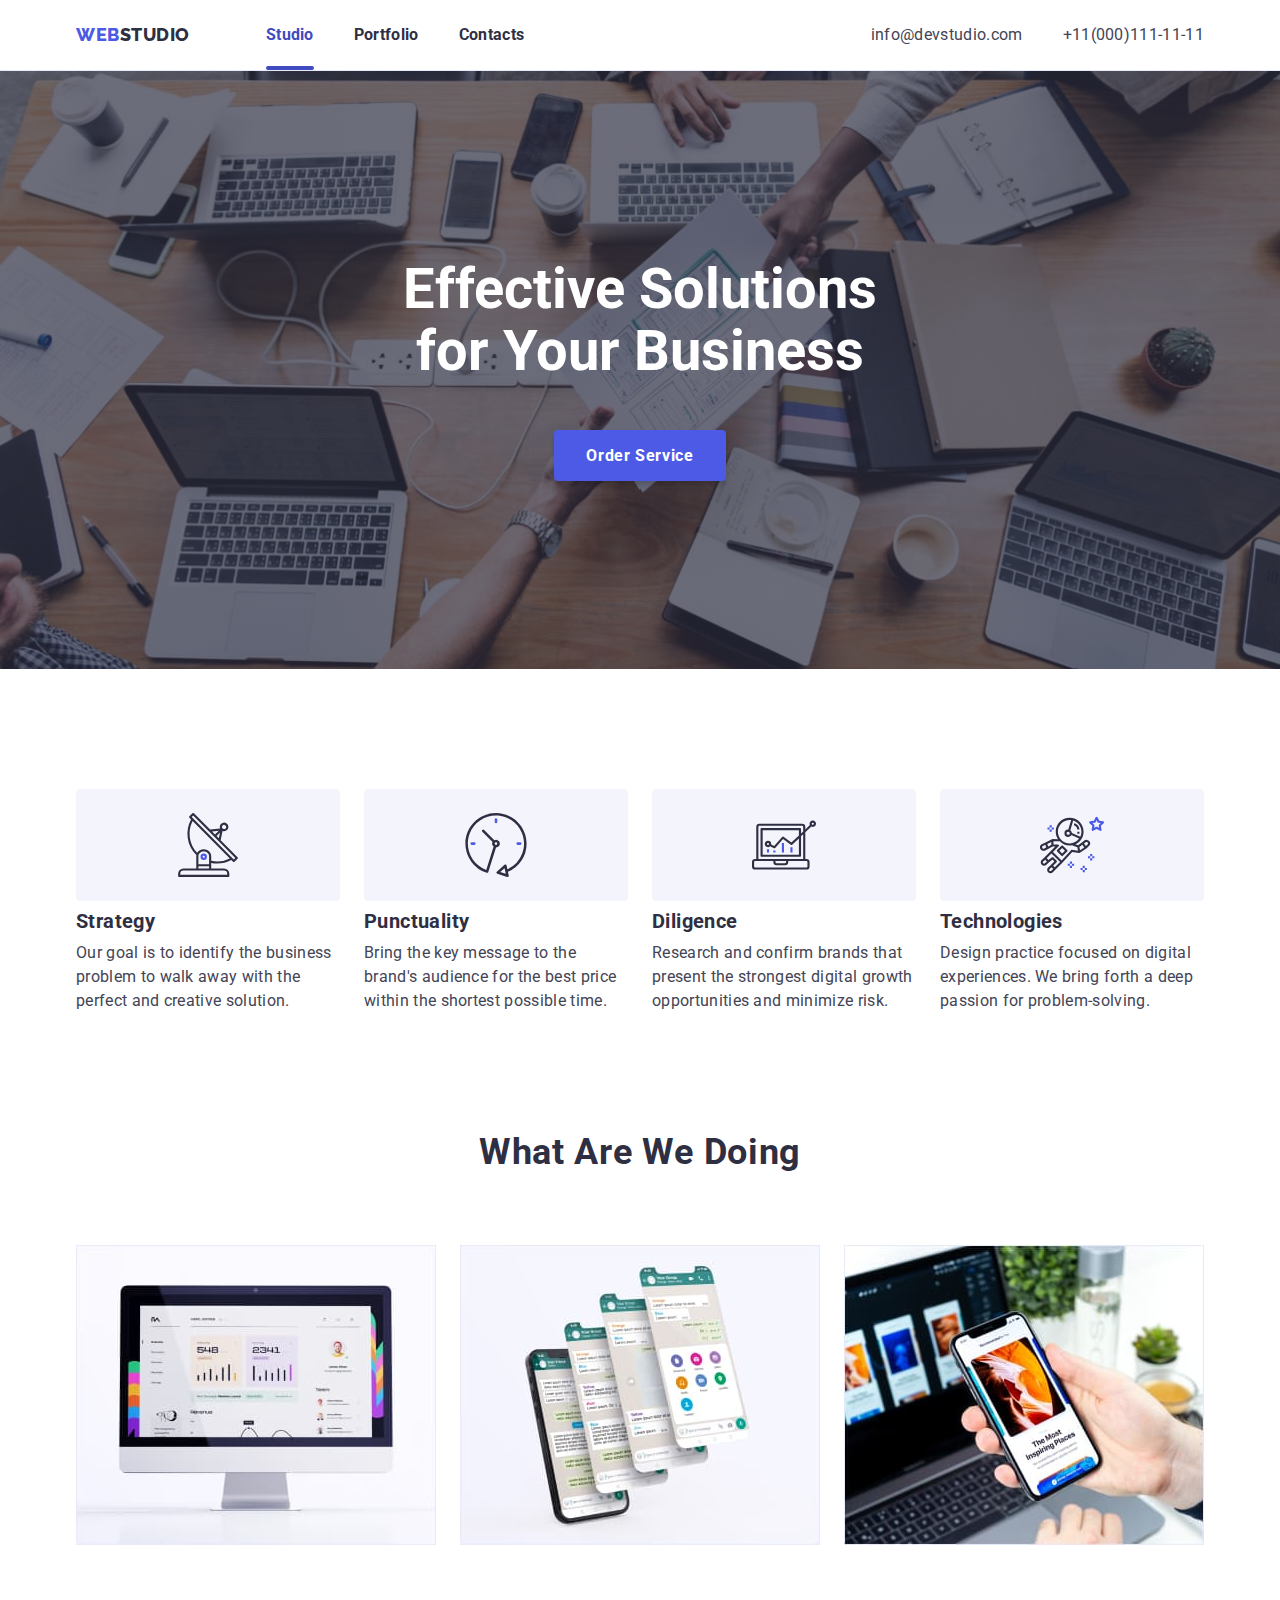
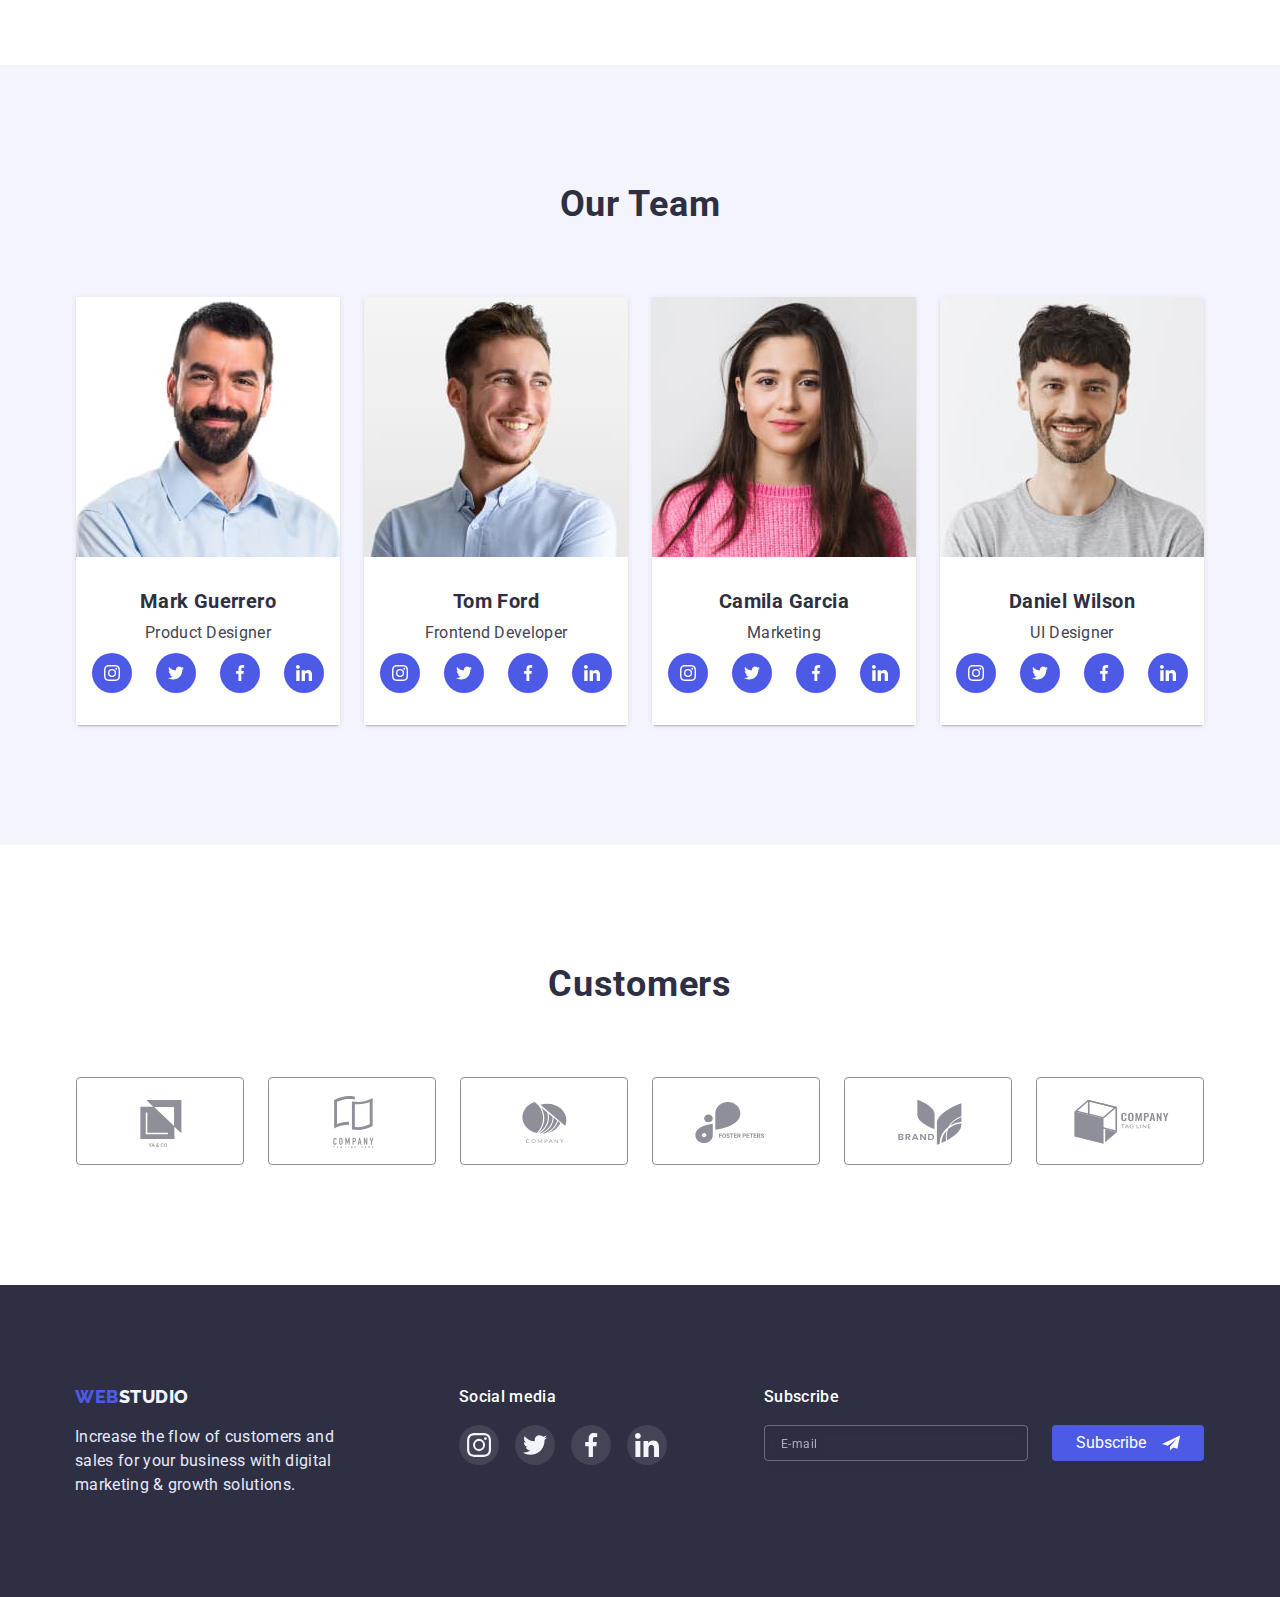
<file: index.html>
<!DOCTYPE html>
<html lang="en">
  <head>
    <meta charset="UTF-8" />
    <meta http-equiv="X-UA-Compatible" content="IE=edge" />
    <meta name="viewport" content="width=device-width, initial-scale=1.0" />
    <title>pagetitle</title>
    <link rel="preconnect" href="https://fonts.googleapis.com" />
    <link rel="preconnect" href="https://fonts.gstatic.com" crossorigin />
    <link
      href="https://fonts.googleapis.com/css2?family=Raleway:wght@700;800&family=Roboto:wght@400;500;700;900&display=swap"
      rel="stylesheet"
    />
    <link
      rel="stylesheet"
      href="https://cdn.jsdelivr.net/npm/modern-normalize@1.1.0/modern-normalize.min.css"
    />
    <link rel="stylesheet" href="./css/styles.css" />
    <link rel="stylesheet" href="./css/media.css" />
    <style>
      /* ... */
    </style>
  </head>
  <body>
    <!--Шапка сторінки-->
    <header class="page-header">
      <div class="container page-headr-container">
        <!--Навігація на інші сторінки-->
        <nav class="page-nav">
          <!--Логотип текстовий-->
          <a class="logo link logo-header" href="index.html"
            >WEB<span class="logo-textdark">STUDIO</span>
          </a>
          <ul class="list menu">
            <li class="menu-item">
              <a class="link menu-link current" href="index.html">Studio</a>
            </li>
            <li class="menu-item">
              <a class="link menu-link" href="./portfolio.html">Portfolio</a>
            </li>
            <li class="menu-item">
              <a class="link menu-link" href="index.html">Contacts</a>
            </li>
          </ul>
        </nav>
        <button
          type="button"
          class="mobile-menu-open js-open-menu"
          aria-expanded="false"
          aria-controls="mobile-menu"
        >
          <svg class="mobile-menu-open_icon" width="32" height="22">
            <use href="./images/icons.svg#icon-menu-burger"></use>
          </svg>
        </button>
        <!--Contacts-->
        <ul class="list contacts">
          <li class="contact-item">
            <a class="link contact-link mail" href="mailto:info@devstudio.com"
              >info@devstudio.com</a
            >
          </li>
          <li class="contact-item">
            <a class="link contact-link phone" href="tel:+11(000)111-11-11"
              >+11(000)111-11-11</a
            >
          </li>
        </ul>
      </div>
      <!-- MOBILE MENU -->
      <div class="mobile-menu js-menu-container" id="mobile-menu">
        <div class="container mobile-menu-container">
          <div>
            <button class="mobile-menu-close-btn js-close-menu">
              <svg class="mobile-menu-close-icon" width="8" height="8">
                <use href="./images/icons.svg#icon-close-modalsvg"></use>
              </svg>
            </button>
            <nav>
              <ul class="list mobile-menu-list">
                <li class="mobile-menu-item">
                  <a class="link mobile-menu-link current" href="index.html"
                    >Studio</a
                  >
                </li>
                <li class="mobile-menu-item">
                  <a class="link mobile-menu-link" href="./portfolio.html"
                    >Portfolio</a
                  >
                </li>
                <li class="mobile-menu-item">
                  <a class="link mobile-menu-link" href="index.html"
                    >Contacts</a
                  >
                </li>
              </ul>
            </nav>
          </div>
          <div>
            <ul class="list mobile-contacts">
              <li class="mobile-phone-item">
                <a class="link mobile-phone-link" href="tel:+11(000)111-11-11"
                  >+11 (000) 111-11-11</a
                >
              </li>
              <li class="mobile-mail-item">
                <a
                  class="link mobile-mail-link"
                  href="mailto:info@devstudio.com"
                  >info@devstudio.com</a
                >
              </li>
            </ul>

            <ul class="mobile-soc-list list">
              <li class="mobile-soc-item">
                <a href="" class="mobile-soc-link link">
                  <svg class="mobile-soc-icon" width="24" height="24">
                    <use href="./images/icons.svg#icon-instagramsvg"></use>
                  </svg>
                </a>
              </li>
              <li class="mobile-soc-item">
                <a href="" class="mobile-soc-link link">
                  <svg class="mobile-soc-icon" width="24" height="24">
                    <use href="./images/icons.svg#icon-twittersvg"></use>
                  </svg>
                </a>
              </li>
              <li class="mobile-soc-item">
                <a href="" class="mobile-soc-link link">
                  <svg class="mobile-soc-icon" width="24" height="24">
                    <use href="./images/icons.svg#icon-facebooksvg"></use>
                  </svg>
                </a>
              </li>
              <li class="mobile-soc-item">
                <a href="" class="mobile-soc-link link">
                  <svg class="mobile-soc-icon" width="24" height="24">
                    <use href="./images/icons.svg#icon-linkedinsvg"></use>
                  </svg>
                </a>
              </li>
            </ul>
          </div>
        </div>
      </div>
    </header>

    <!--Sections-->
    <main>
      <!--HERO-->
      <section class="hero">
        <div class="container hero-content-wrapper">
          <h1 class="main-title hero-content-title">
            Effective Solutions for Your Business
          </h1>
          <button
            class="modal-btn hero-content-modal-btn"
            type="button"
            data-modal-open
          >
            Order Service
          </button>
        </div>
      </section>

      <!--About us-->
      <section class="about section">
        <div class="container">
          <h2 class="visually-hidden">About us</h2>
          <ul class="list aboutus">
            <li class="about-item icon-antenna">
              <h3 class="thirdly-title">Strategy</h3>
              <p class="section-description">
                Our goal is to identify the business problem to walk away with
                the perfect and creative solution.
              </p>
            </li>
            <li class="about-item icon-clock">
              <h3 class="thirdly-title">Punctuality</h3>
              <p class="section-description">
                Bring the key message to the brand's audience for the best price
                within the shortest possible time.
              </p>
            </li>
            <li class="about-item icon-diagram">
              <h3 class="thirdly-title">Diligence</h3>
              <p class="section-description">
                Research and confirm brands that present the strongest digital
                growth opportunities and minimize risk.
              </p>
            </li>
            <li class="about-item icon-astronaut">
              <h3 class="thirdly-title">Technologies</h3>
              <p class="section-description">
                Design practice focused on digital experiences. We bring forth a
                deep passion for problem-solving.
              </p>
            </li>
          </ul>
        </div>
      </section>

      <!--Offer-->

      <section class="offer section-offer" id="portfolio">
        <div class="container">
          <h2 class="second-title">What Are We Doing</h2>
          <ul class="list weoffer">
            <li class="offer-item">
              <img
                srcset="
                  ./images/offer/img1.jpg.jpg 1x,
                  ./images/offer/img1@2x.jpg  2x
                "
                src="./images/offer/img1.jpg.jpg"
                alt="offer1"
                width="360"
                height="300"
              />
            </li>
            <li class="offer-item">
              <img
                srcset="
                  ./images/offer/img2.jpg.jpg 1x,
                  ./images/offer/img2@2x.jpg  2x
                "
                src="./images/offer/img2.jpg.jpg"
                alt="offer2"
                width="360"
                height="300"
              />
            </li>
            <li class="offer-item">
              <img
                srcset="
                  ./images/offer/img3.jpg.jpg 1x,
                  ./images/offer/img3@2x.jpg  2x
                "
                src="./images/offer/img3.jpg.jpg"
                alt="offer3"
                width="360"
                height="300"
              />
            </li>
          </ul>
        </div>
      </section>

      <!--Employees-->

      <section class="ourteam section-team">
        <div class="container">
          <h2 class="second-title">Our Team</h2>
          <ul class="list employees">
            <li class="employees-item">
              <img
                srcset="
                  ./images/employees/mark_guerrero.jpg.jpg 1x,
                  ./images/employees/mark_guerrero@2x.jpg  2x
                "
                src="./images/employees/mark_guerrero.jpg.jpg"
                alt="mark_guerrero"
                width="264"
                height="260"
              />
              <div class="employees-item-content-wrapper text-align-center">
                <h3 class="employees-title">Mark Guerrero</h3>
                <p class="section-description">Product Designer</p>
                <ul class="employees-soc-list list">
                  <li class="employees-soc-item">
                    <a href="" class="employees-soc-link link">
                      <svg class="employees-soc-icon" width="16" height="16">
                        <use href="./images/icons.svg#icon-instagramsvg"></use>
                      </svg>
                    </a>
                  </li>
                  <li class="employees-soc-item">
                    <a href="" class="employees-soc-link link">
                      <svg class="employees-soc-icon" width="16" height="16">
                        <use href="./images/icons.svg#icon-twittersvg"></use>
                      </svg>
                    </a>
                  </li>
                  <li class="employees-soc-item">
                    <a href="" class="employees-soc-link link">
                      <svg class="employees-soc-icon" width="16" height="16">
                        <use href="./images/icons.svg#icon-facebooksvg"></use>
                      </svg>
                    </a>
                  </li>
                  <li class="employees-soc-item">
                    <a href="" class="employees-soc-link link">
                      <svg class="employees-soc-icon" width="16" height="16">
                        <use href="./images/icons.svg#icon-linkedinsvg"></use>
                      </svg>
                    </a>
                  </li>
                </ul>
              </div>
            </li>
            <li class="employees-item">
              <img
                srcset="
                  ./images/employees/tom_ford.jpg.jpg 1x,
                  ./images/employees/tom_ford@2x.jpg  2x
                "
                src="./images/employees/tom_ford.jpg.jpg"
                alt="tom_ford"
                width="264"
                height="260"
              />
              <div class="employees-item-content-wrapper text-align-center">
                <h3 class="employees-title">Tom Ford</h3>
                <p class="section-description">Frontend Developer</p>
                <ul class="employees-soc-list list">
                  <li class="employees-soc-item">
                    <a href="" class="employees-soc-link link">
                      <svg class="employees-soc-icon" width="16" height="16">
                        <use href="./images/icons.svg#icon-instagramsvg"></use>
                      </svg>
                    </a>
                  </li>
                  <li class="employees-soc-item">
                    <a href="" class="employees-soc-link link">
                      <svg class="employees-soc-icon" width="16" height="16">
                        <use href="./images/icons.svg#icon-twittersvg"></use>
                      </svg>
                    </a>
                  </li>
                  <li class="employees-soc-item">
                    <a href="" class="employees-soc-link link">
                      <svg class="employees-soc-icon" width="16" height="16">
                        <use href="./images/icons.svg#icon-facebooksvg"></use>
                      </svg>
                    </a>
                  </li>
                  <li class="employees-soc-item">
                    <a href="" class="employees-soc-link link">
                      <svg class="employees-soc-icon" width="16" height="16">
                        <use href="./images/icons.svg#icon-linkedinsvg"></use>
                      </svg>
                    </a>
                  </li>
                </ul>
              </div>
            </li>
            <li class="employees-item">
              <img
                srcset="
                  ./images/employees/camila_garcia.jpg.jpg 1x,
                  ./images/employees/camila_garcia@2x.jpg  2x
                "
                src="./images/employees/camila_garcia.jpg.jpg"
                alt="camila_garcia"
                width="264"
                height="260"
              />
              <div class="employees-item-content-wrapper text-align-center">
                <h3 class="employees-title">Camila Garcia</h3>
                <p class="section-description">Marketing</p>
                <ul class="employees-soc-list list">
                  <li class="employees-soc-item">
                    <a href="" class="employees-soc-link link">
                      <svg class="employees-soc-icon" width="16" height="16">
                        <use href="./images/icons.svg#icon-instagramsvg"></use>
                      </svg>
                    </a>
                  </li>
                  <li class="employees-soc-item">
                    <a href="" class="employees-soc-link link">
                      <svg class="employees-soc-icon" width="16" height="16">
                        <use href="./images/icons.svg#icon-twittersvg"></use>
                      </svg>
                    </a>
                  </li>
                  <li class="employees-soc-item">
                    <a href="" class="employees-soc-link link">
                      <svg class="employees-soc-icon" width="16" height="16">
                        <use href="./images/icons.svg#icon-facebooksvg"></use>
                      </svg>
                    </a>
                  </li>
                  <li class="employees-soc-item">
                    <a href="" class="employees-soc-link link">
                      <svg class="employees-soc-icon" width="16" height="16">
                        <use href="./images/icons.svg#icon-linkedinsvg"></use>
                      </svg>
                    </a>
                  </li>
                </ul>
              </div>
            </li>
            <li class="employees-item">
              <img
                srcset="
                  ./images/employees/daniel_wilson.jpg.jpg 1x,
                  ./images/employees/daniel_wilson@2x.jpg  2x
                "
                src="./images/employees/daniel_wilson.jpg.jpg"
                alt="daniel_wilson"
                width="264"
                height="260"
              />
              <div class="employees-item-content-wrapper text-align-center">
                <h3 class="employees-title">Daniel Wilson</h3>
                <p class="section-description">UI Designer</p>
                <ul class="employees-soc-list list">
                  <li class="employees-soc-item">
                    <a href="" class="employees-soc-link link">
                      <svg class="employees-soc-icon" width="16" height="16">
                        <use href="./images/icons.svg#icon-instagramsvg"></use>
                      </svg>
                    </a>
                  </li>
                  <li class="employees-soc-item">
                    <a href="" class="employees-soc-link link">
                      <svg class="employees-soc-icon" width="16" height="16">
                        <use href="./images/icons.svg#icon-twittersvg"></use>
                      </svg>
                    </a>
                  </li>
                  <li class="employees-soc-item">
                    <a href="" class="employees-soc-link link">
                      <svg class="employees-soc-icon" width="16" height="16">
                        <use href="./images/icons.svg#icon-facebooksvg"></use>
                      </svg>
                    </a>
                  </li>
                  <li class="employees-soc-item">
                    <a href="" class="employees-soc-link link">
                      <svg class="employees-soc-icon" width="16" height="16">
                        <use href="./images/icons.svg#icon-linkedinsvg"></use>
                      </svg>
                    </a>
                  </li>
                </ul>
              </div>
            </li>
          </ul>
        </div>
      </section>

      <!--Customers-->
      <section class="customers section">
        <div class="container">
          <h2 class="second-title">Customers</h2>
          <ul class="list customers-list">
            <li class="customer-item">
              <a href="" class="link customer-link">
                <svg class="customer-icon" width="104" height="56">
                  <use href="./images/icons.svg#icon-logo-ya-co"></use>
                </svg>
              </a>
            </li>
            <li class="customer-item">
              <a href="" class="link customer-link">
                <svg class="customer-icon" width="104" height="56">
                  <use href="./images/icons.svg#icon-logo-tagline-here"></use>
                </svg>
              </a>
            </li>
            <li class="customer-item">
              <a href="" class="link customer-link">
                <svg class="customer-icon" width="104" height="56">
                  <use href="./images/icons.svg#icon-logo-company"></use>
                </svg>
              </a>
            </li>
            <li class="customer-item">
              <a href="" class="link customer-link">
                <svg class="customer-icon" width="104" height="56">
                  <use href="./images/icons.svg#icon-logo-foster-peters"></use>
                </svg>
              </a>
            </li>
            <li class="customer-item">
              <a href="" class="link customer-link">
                <svg class="customer-icon" width="104" height="56">
                  <use href="./images/icons.svg#icon-logo-brand"></use>
                </svg>
              </a>
            </li>
            <li class="customer-item">
              <a href="" class="link customer-link">
                <svg class="customer-icon" width="104" height="56">
                  <use href="./images/icons.svg#icon-logo-tag-line"></use>
                </svg>
              </a>
            </li>
          </ul>
        </div>
      </section>
    </main>

    <!--Footer-->
    <footer class="footer">
      <div class="container footer-content-wrapper">
        <div class="footer-content-soc-wrapper">
          <div class="footer-content">
            <a class="logo link" href="index.html"
              >WEB<span class="logo-textlight">STUDIO</span></a
            >
            <p class="footer-description">
              Increase the flow of customers and sales for your business with
              digital marketing & growth solutions.
            </p>
          </div>

          <div class="list footer-soc-content">
            <p class="footer-soc-text">Social media</p>
            <ul class="footer-soc-list list">
              <li class="footer-soc-item">
                <a href="" class="footer-soc-link link">
                  <svg class="footer-soc-icon" width="24" height="24">
                    <use href="./images/icons.svg#icon-instagramsvg"></use>
                  </svg>
                </a>
              </li>
              <li class="footer-soc-item">
                <a href="" class="footer-soc-link link">
                  <svg class="footer-soc-icon" width="24" height="24">
                    <use href="./images/icons.svg#icon-twittersvg"></use>
                  </svg>
                </a>
              </li>
              <li class="footer-soc-item">
                <a href="" class="footer-soc-link link">
                  <svg class="footer-soc-icon" width="24" height="24">
                    <use href="./images/icons.svg#icon-facebooksvg"></use>
                  </svg>
                </a>
              </li>
              <li class="footer-soc-item">
                <a href="" class="footer-soc-link link">
                  <svg class="footer-soc-icon" width="24" height="24">
                    <use href="./images/icons.svg#icon-linkedinsvg"></use>
                  </svg>
                </a>
              </li>
            </ul>
          </div>
        </div>

        <div class="footer-container-form">
          <p class="footer-form-title">Subscribe</p>
          <form class="footer-form">
            <input
              type="email"
              name="user-email"
              class="footer-form-input"
              required
              placeholder="E-mail"
            />
            <button type="submit" class="footer-form-submit">
              Subscribe
              <svg class="footer-form-button-icon" width="18" height="18">
                <use href="./images/icons.svg#icon-icon-send"></use>
              </svg>
            </button>
          </form>
        </div>
      </div>
    </footer>

    <!--/Footer-->

    <!-- Modal WINDOW -->

    <div class="backdrop is-hidden" data-modal>
      <div class="modal">
        <button type="button" class="modal-close-btn" data-modal-close>
          <svg class="modal-close-btn-icon" width="8" height="8">
            <use href="./images/icons.svg#icon-close-modalsvg"></use>
          </svg>
        </button>

        <!-- Form elements -->

        <p class="modal-form-title">
          Leave your contacts and we will call you back
        </p>
        <form class="modal-form">
          <label class="modal-form-field">
            <span class="modal-form-input-desc">Name</span>
            <span class="modal-form-input-wrapper">
              <input
                type="text"
                name="user-name"
                class="modal-form-input"
                required
                pattern="^[a-zA-Zа-яА-Я]+$"
                minlength="2"
              />
              <svg class="modal-form-input-icon" width="18" height="18">
                <use href="./images/icons.svg#icon-person--input"></use>
              </svg>
            </span>
          </label>
          <label class="modal-form-field">
            <span class="modal-form-input-desc">Phone</span>
            <span class="modal-form-input-wrapper">
              <input
                type="tel"
                name="user-phone"
                class="modal-form-input"
                required
                pattern="^[0-9]{3}-[0-9]{3}-[0-9]{2}-[0-9]{2}"
                title="xxx-xxx-xx-xx"
              />
              <svg class="modal-form-input-icon" width="18" height="18">
                <use href="./images/icons.svg#icon-phone-input"></use>
              </svg>
            </span>
          </label>

          <label class="modal-form-field">
            <span class="modal-form-input-desc">Email</span>
            <span class="modal-form-input-wrapper">
              <input
                type="email"
                name="user-email"
                class="modal-form-input"
                required
              />
              <svg class="modal-form-input-icon" width="18" height="18">
                <use href="./images/icons.svg#icon-email--input"></use>
              </svg>
            </span>
          </label>
          <label class="modal-form-field">
            <span class="modal-form-input-desc">Comment</span>
            <textarea
              name="user-message"
              rows="5"
              placeholder="Text input"
              class="modal-form-message"
            ></textarea>
          </label>
          <input
            id="user-policy"
            type="checkbox"
            name="user-policy"
            class="modal-form-check visually-hidden"
            required
          />
          <label for="user-policy" class="modal-form-check-desc">
            I accept the terms and conditions of the&nbsp;
            <a href="">Privacy Policy</a>
          </label>
          <button type="submit" class="modal-form-submit">Send</button>
        </form>
      </div>
    </div>
    <script src="./js/modal.js"></script>
    <script defer src="./js/mobile-menu.js"></script>
  </body>
</html>
</file>
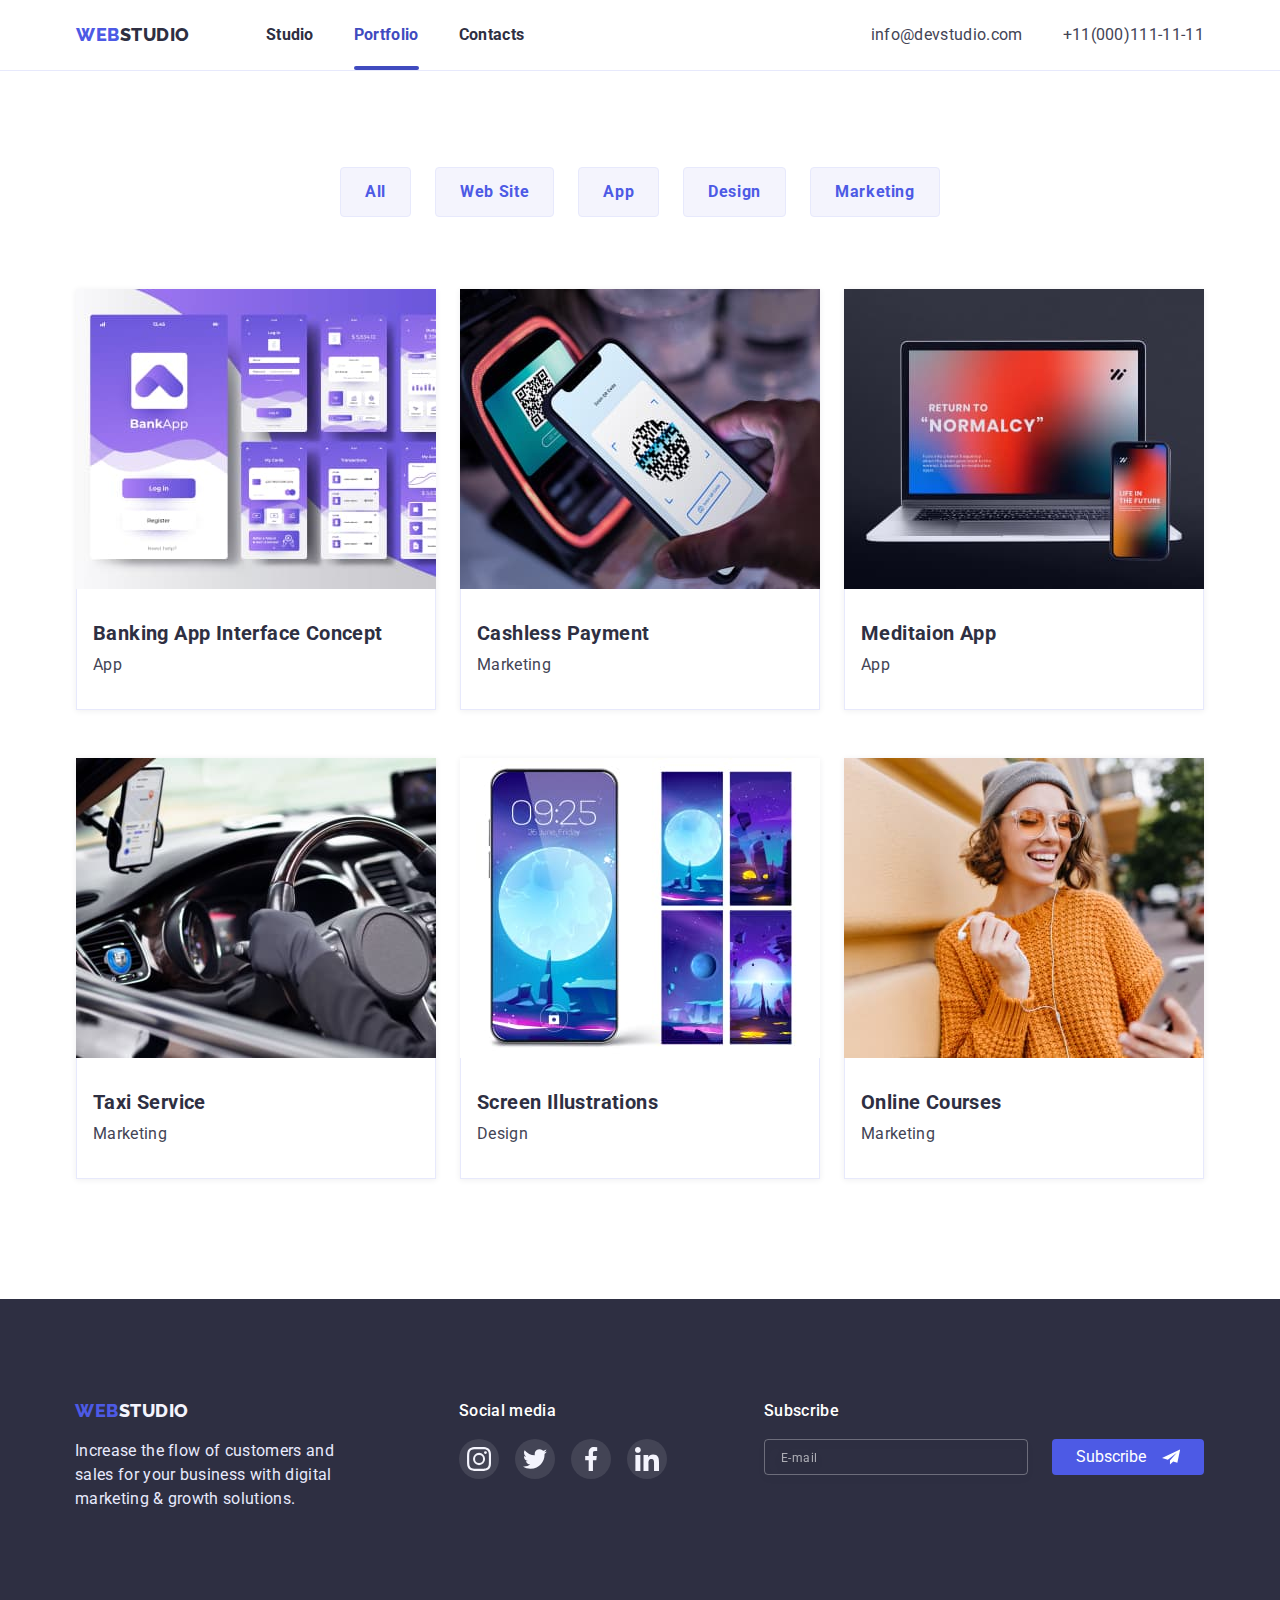
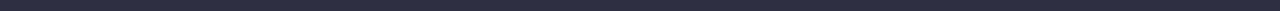
<file: portfolio.html>
<!DOCTYPE html>
<html lang="en">
  <head>
    <meta charset="UTF-8" />
    <meta http-equiv="X-UA-Compatible" content="IE=edge" />
    <meta name="viewport" content="width=device-width, initial-scale=1.0" />
    <title>portfolio</title>
    <link rel="preconnect" href="https://fonts.googleapis.com" />
    <link rel="preconnect" href="https://fonts.gstatic.com" crossorigin />
    <link
      href="https://fonts.googleapis.com/css2?family=Raleway:wght@700;800&family=Roboto:wght@400;500;700;900&display=swap"
      rel="stylesheet"
    />
    <link
      rel="stylesheet"
      href="https://cdn.jsdelivr.net/npm/modern-normalize@1.1.0/modern-normalize.min.css"
    />
    <link rel="stylesheet" href="./css/styles.css" />
    <link rel="stylesheet" href="./css/media.css" />
    <style>
      /* ... */
    </style>
  </head>
  <body>
    <!--Шапка сторінки-->
    <header class="page-header">
      <div class="container page-headr-container">
        <nav class="page-nav">
          <!--Логотип текстовий-->
          <a class="logo link logo-header" href="index.html"
            >WEB<span class="logo-textdark">STUDIO</span></a
          >
          <ul class="list menu">
            <li class="menu-item">
              <a class="link menu-link" href="./index.html">Studio</a>
            </li>
            <li class="menu-item">
              <a class="link menu-link current" href="./portfolio.html"
                >Portfolio</a
              >
            </li>
            <li class="menu-item">
              <a class="link menu-link" href="./index.html">Contacts</a>
            </li>
          </ul>
        </nav>
        <button
          type="button"
          class="mobile-menu-open js-open-menu"
          aria-expanded="false"
          aria-controls="mobile-menu"
        >
          <svg class="mobile-menu-open_icon" width="32" height="22">
            <use href="./images/icons.svg#icon-menu-burger"></use>
          </svg>
        </button>

        <!--Contacts-->
        <ul class="list contacts">
          <li class="contact-item">
            <a
              class="link section-description contact-link mail"
              href="mailto:info@devstudio.com"
              >info@devstudio.com</a
            >
          </li>
          <li class="contact-item">
            <a
              class="link section-description contact-link phone"
              href="tel:+11(000)111-11-11"
              >+11(000)111-11-11</a
            >
          </li>
        </ul>
      </div>

      <!-- MOBILE MENU -->
      <div class="mobile-menu js-menu-container" id="mobile-menu">
        <div class="container mobile-menu-container">
          <div>
            <button class="mobile-menu-close-btn js-close-menu">
              <svg class="mobile-menu-close-icon" width="8" height="8">
                <use href="./images/icons.svg#icon-close-modalsvg"></use>
              </svg>
            </button>
            <nav>
              <ul class="list mobile-menu-list">
                <li class="mobile-menu-item">
                  <a class="link mobile-menu-link" href="index.html">Studio</a>
                </li>
                <li class="mobile-menu-item">
                  <a class="link mobile-menu-link" href="./portfolio.html"
                    >Portfolio</a
                  >
                </li>
                <li class="mobile-menu-item">
                  <a class="link mobile-menu-link" href="index.html"
                    >Contacts</a
                  >
                </li>
              </ul>
            </nav>
          </div>
          <div>
            <ul class="list mobile-contacts">
              <li class="mobile-phone-item">
                <a class="link mobile-phone-link" href="tel:+11(000)111-11-11"
                  >+11 (000) 111-11-11</a
                >
              </li>
              <li class="mobile-mail-item">
                <a
                  class="link mobile-mail-link"
                  href="mailto:info@devstudio.com"
                  >info@devstudio.com</a
                >
              </li>
            </ul>

            <ul class="mobile-soc-list list">
              <li class="mobile-soc-item">
                <a href="" class="mobile-soc-link link">
                  <svg class="mobile-soc-icon" width="24" height="24">
                    <use href="./images/icons.svg#icon-instagramsvg"></use>
                  </svg>
                </a>
              </li>
              <li class="mobile-soc-item">
                <a href="" class="mobile-soc-link link">
                  <svg class="mobile-soc-icon" width="24" height="24">
                    <use href="./images/icons.svg#icon-twittersvg"></use>
                  </svg>
                </a>
              </li>
              <li class="mobile-soc-item">
                <a href="" class="mobile-soc-link link">
                  <svg class="mobile-soc-icon" width="24" height="24">
                    <use href="./images/icons.svg#icon-facebooksvg"></use>
                  </svg>
                </a>
              </li>
              <li class="mobile-soc-item">
                <a href="" class="mobile-soc-link link">
                  <svg class="mobile-soc-icon" width="24" height="24">
                    <use href="./images/icons.svg#icon-linkedinsvg"></use>
                  </svg>
                </a>
              </li>
            </ul>
          </div>
        </div>
      </div>
    </header>
    <main>
      <!--Buttons-->
      <section class="section-portfolio">
        <div class="container">
          <!-- h1 прихований -->
          <h1 class="visually-hidden">title</h1>
          <ul class="list menu-portfolio">
            <li class="menu-portfolio-item">
              <button class="portfolio-btn" type="button">All</button>
            </li>
            <li class="menu-portfolio-item">
              <button class="portfolio-btn" type="button">Web Site</button>
            </li>
            <li class="menu-portfolio-item">
              <button class="portfolio-btn" type="button">App</button>
            </li>
            <li class="menu-portfolio-item">
              <button class="portfolio-btn" type="button">Design</button>
            </li>
            <li class="menu-portfolio-item">
              <button class="portfolio-btn" type="button">Marketing</button>
            </li>
          </ul>

          <!------------------------PORTFOLIO----------------------------->

          <ul class="list portfolio">
            <li class="portfolio-item">
              <a href="" class="portfolio-link link">
                <div class="portfolio-list-img-wrapper">
                  <img
                    srcset="
                      ./images/portfolio/phoneapplicationbankupp.jpg.jpg 1x,
                      ./images/portfolio/phoneapplicationbankupp@2x.jpg  2x
                    "
                    src="./images/portfolio/phoneapplicationbankupp.jpg.jpg"
                    alt="applicationbankapp"
                    width="360"
                    height="300"
                  />
                </div>
                <div class="portfolio-menu-item">
                  <h3 class="portfolio-menu-item-title">
                    Banking App Interface Concept
                  </h3>
                  <p class="section-description">App</p>
                </div>
              </a>
            </li>

            <li class="portfolio-item">
              <a href="" class="portfolio-link link">
                <div class="portfolio-list-img-wrapper">
                  <img
                    srcset="
                      ./images/portfolio/qrkodonphone.jpg.jpg 1x,
                      ./images/portfolio/qrkodonphone@2x.jpg  2x
                    "
                    src="./images/portfolio/qrkodonphone.jpg.jpg"
                    alt="qrkodonphone"
                    width="360"
                    height="300"
                  />
                </div>
                <div class="portfolio-menu-item">
                  <h3 class="portfolio-menu-item-title">Cashless Payment</h3>
                  <p class="section-description">Marketing</p>
                </div>
              </a>
            </li>

            <li class="portfolio-item">
              <a href="" class="portfolio-link link">
                <div class="portfolio-list-img-wrapper">
                  <img
                    srcset="
                      ./images/portfolio/retorntonormalcy.jpg.jpg 1x,
                      ./images/portfolio/retorntonormalcy@2x.jpg  2x
                    "
                    src="./images/portfolio/retorntonormalcy.jpg.jpg"
                    alt="retorntonormalcy"
                    width="360"
                    height="300"
                  />
                </div>
                <div class="portfolio-menu-item">
                  <h3 class="portfolio-menu-item-title">Meditaion App</h3>
                  <p class="section-description">App</p>
                </div>
              </a>
            </li>

            <li class="portfolio-item">
              <a href="" class="portfolio-link link">
                <div class="portfolio-list-img-wrapper">
                  <img
                    srcset="
                      ./images/portfolio/driver.jpg.jpg 1x,
                      ./images/portfolio/driver@2x.jpg  2x
                    "
                    src="./images/portfolio/driver.jpg.jpg"
                    alt="driver"
                    width="360"
                    height="300"
                  />
                </div>
                <div class="portfolio-menu-item">
                  <h3 class="portfolio-menu-item-title">Taxi Service</h3>
                  <p class="section-description">Marketing</p>
                </div>
              </a>
            </li>

            <li class="portfolio-item">
              <a href="" class="portfolio-link link">
                <div class="portfolio-list-img-wrapper">
                  <img
                    srcset="
                      ./images/portfolio/screenillustrations.jpg.jpg 1x,
                      ./images/portfolio/screenillustrations@2x.jpg  2x
                    "
                    src="./images/portfolio/screenillustrations.jpg.jpg"
                    alt="screenillustrations"
                    width="360"
                    height="300"
                  />
                </div>
                <div class="portfolio-menu-item">
                  <h3 class="portfolio-menu-item-title">
                    Screen Illustrations
                  </h3>
                  <p class="section-description">Design</p>
                </div>
              </a>
            </li>

            <li class="portfolio-item">
              <a href="" class="portfolio-link link">
                <div class="portfolio-list-img-wrapper">
                  <img
                    srcset="
                      ./images/portfolio/girllistenmusic.jpg.jpg 1x,
                      ./images/portfolio/girllistenmusic@2x.jpg  2x
                    "
                    src="./images/portfolio/girllistenmusic.jpg.jpg"
                    alt="girllistenmusic"
                    width="360"
                    height="300"
                  />
                </div>
                <div class="portfolio-menu-item">
                  <h3 class="portfolio-menu-item-title">Online Courses</h3>
                  <p class="section-description">Marketing</p>
                </div>
              </a>
            </li>
          </ul>
        </div>
      </section>
    </main>

    <!--Footer-->
    <footer class="footer">
      <div class="container footer-content-wrapper">
        <div class="footer-content-soc-wrapper">
          <div class="footer-content">
            <a class="logo link" href="index.html"
              >WEB<span class="logo-textlight">STUDIO</span></a
            >
            <p class="footer-description">
              Increase the flow of customers and sales for your business with
              digital marketing & growth solutions.
            </p>
          </div>

          <div class="list footer-soc-content">
            <p class="footer-soc-text">Social media</p>
            <ul class="footer-soc-list list">
              <li class="footer-soc-item">
                <a href="" class="footer-soc-link link">
                  <svg class="footer-soc-icon" width="24" height="24">
                    <use href="./images/icons.svg#icon-instagramsvg"></use>
                  </svg>
                </a>
              </li>
              <li class="footer-soc-item">
                <a href="" class="footer-soc-link link">
                  <svg class="footer-soc-icon" width="24" height="24">
                    <use href="./images/icons.svg#icon-twittersvg"></use>
                  </svg>
                </a>
              </li>
              <li class="footer-soc-item">
                <a href="" class="footer-soc-link link">
                  <svg class="footer-soc-icon" width="24" height="24">
                    <use href="./images/icons.svg#icon-facebooksvg"></use>
                  </svg>
                </a>
              </li>
              <li class="footer-soc-item">
                <a href="" class="footer-soc-link link">
                  <svg class="footer-soc-icon" width="24" height="24">
                    <use href="./images/icons.svg#icon-linkedinsvg"></use>
                  </svg>
                </a>
              </li>
            </ul>
          </div>
        </div>

        <div class="footer-container-form">
          <p class="footer-form-title">Subscribe</p>
          <form class="footer-form">
            <input
              type="email"
              name="user-email"
              class="footer-form-input"
              required
              placeholder="E-mail"
            />
            <button type="submit" class="footer-form-submit">
              Subscribe
              <svg class="footer-form-button-icon" width="18" height="18">
                <use href="./images/icons.svg#icon-icon-send"></use>
              </svg>
            </button>
          </form>
        </div>
      </div>
    </footer>
    <script defer src="./js/mobile-menu.js"></script>
  </body>
</html>
</file>
<file: css/styles.css>
:root {
  --primary-font: 'Roboto', sans-serif;
  --secondary-font: 'Raleway', sans-serif;
  --primary-brand: #4d5ae5;
  --dark: #2e2f42;
  --success: #31d0aa;
  --text: #434455;
  --subtle-text: #8e8f99;
  --accent: #e7e9fc;
  --light: #f4f4fd;
  --navigation-active: #404bbf;
  --white-text-color: #ffffff;
  --tra-tim-fun: cubic-bezier(0.4, 0, 0.2, 1);
  --tra-dur: 250ms;
}

h1,
h2,
h3,
h4,
p {
  margin-top: 0;
  margin-bottom: 0;
}

img {
  display: block;
  max-width: 100%;
  height: auto;
}

button {
  display: block;
  cursor: pointer;
  border: none;
  border-radius: 4px;
  padding: 0;
}

ul,
ol {
  margin-top: 0;
  margin-bottom: 0;
  padding-left: 0;
}

.list {
  list-style: none;
}

.link {
  text-decoration: none;
}

.section {
  padding-top: 96px;
  padding-bottom: 96px;
  margin: 0 auto;
}

.container {
  padding-left: 16px;
  padding-right: 16px;
  margin: 0 auto;
}

body {
  font-family: var(--primary-font);
  color: var(--text);
  background-color: var(--white-text-color);
  font-size: 16px;
}

.logo {
  font-family: var(--secondary-font);
  font-weight: 800;
  color: var(--primary-brand);
  font-size: 18px;
  line-height: 1.16;
  letter-spacing: 0.03em;
  text-transform: uppercase;
}

.logo-textdark {
  color: var(--dark);
}

.logo-textlight {
  color: var(--light);
}

.section-description {
  font-weight: 400;
  line-height: 1.5;
  letter-spacing: 0.02em;
  color: var(--text);
}

.thirdly-title {
  font-weight: 700;
  font-size: 20px;
  line-height: 1.2;
  letter-spacing: 0.02em;
  color: var(--dark);
  margin-bottom: 8px;
}

.second-title {
  font-weight: 700;
  font-size: 36px;
  line-height: 1.11;
  text-align: center;
  letter-spacing: 0.02em;
  text-transform: capitalize;
  color: var(--dark);
  margin-bottom: 72px;
}

.visually-hidden {
  position: absolute;
  width: 1px;
  height: 1px;
  margin: -1px;
  border: 0;
  padding: 0;
  white-space: nowrap;
  clip-path: inset(100%);
  clip: rect(0 0 0 0);
  overflow: hidden;
}

/* == HEADER == */

.page-header {
  background-color: #ffffff;
  padding-top: 24px;
  padding-bottom: 24px;
  border-bottom: 1px solid #e7e9fc;
}

.page-headr-container {
  display: flex;
  justify-content: space-between;
  align-items: center;
}

.page-nav {
  display: flex;
  align-items: center;
}

.menu {
  display: flex;
  align-items: center;
}

.menu-item {
  position: relative;
}

.menu-item:not(:last-child) {
  margin-right: 40px;
}

.menu-link {
  font-weight: 700;
  font-size: 16px;
  line-height: 1.5;
  letter-spacing: 0.02em;
  color: var(--dark);
  transition-property: color;
  transition-duration: var(--tra-dur);
  transition-timing-function: var(--tra-tim-fun);
  display: block;
  padding: 23px 0;
}

.menu-link:hover,
.menu-link:focus {
  color: var(--navigation-active);
}

.menu-link.current {
  color: var(--navigation-active);
}

/* == MOBILE MENU == */

.mobile-menu-open {
  background-color: transparent;
  border: none;
  line-height: 0;
}

.mobile-menu {
  position: fixed;
  width: 100%;
  height: 100%;
  overflow: scroll;
  z-index: 1000;
  top: 0;
  left: 0;
  background-color: var(--white-text-color);
  opacity: 0;
  visibility: hidden;
  pointer-events: none;
  transition-property: opacity, visibility;
  transition-duration: var(--tra-dur);
  transition-timing-function: var(--tra-tim-fun);
}

.is-open {
  opacity: 1;
  visibility: visible;
  pointer-events: auto;
}

.mobile-menu-container {
  display: flex;
  flex-direction: column;
  justify-content: space-between;
  height: 100%;
  position: relative;
  padding-left: 40px;
  padding-top: 80px;
  padding-bottom: 40px;
  padding-right: 40px;
}

.mobile-menu-close-btn {
  position: absolute;
  top: 41px;
  right: 40px;
  display: flex;
  justify-content: center;
  align-items: center;
  width: 24px;
  height: 24px;
  border-radius: 50%;
  background-color: #e7e9fc;
  border: 1px solid rgba(0, 0, 0, 0.1);
}

.mobile-menu-item {
  margin-bottom: 40px;
}

.mobile-menu-link {
  font-weight: 700;
  font-size: 36px;
  line-height: 1.1;
  letter-spacing: 0.02em;
  color: var(--dark);
  outline: none;
  transition-property: color;
  transition-duration: var(--tra-dur);
  transition-timing-function: var(--tra-tim-fun);
}

.mobile-menu-link:hover,
.mobile-menu-link:focus {
  color: var(--navigation-active);
}

.mobile-menu-link.current {
  color: var(--navigation-active);
}

.mobile-phone-item {
  display: flex;
  justify-content: space-between;
  font-weight: 600;
  font-size: 32px;
  line-height: 1.1;
  margin-bottom: 40px;
  color: var(--primary-brand);
}

.mobile-mail-link {
  font-weight: 500;
  font-size: 20px;
  line-height: 1.2;
  letter-spacing: 0.02em;
  color: var(--text);
  transition-property: color;
  transition-duration: var(--tra-dur);
  transition-timing-function: var(--tra-tim-fun);
}

.mobile-mail-link:hover,
.mobile-mail-link:focus {
  color: var(--navigation-active);
}

.mobile-soc-list {
  display: flex;
  margin-top: 48px;
  justify-content: space-between;
}

.mobile-soc-item {
  width: 40px;
  height: 40px;
}

.mobile-soc-link {
  width: 100%;
  height: 100%;
  background-color: var(--primary-brand);
  border-radius: 50%;
  display: flex;
  align-items: center;
  justify-content: center;
  transition-property: background-color;
  transition-duration: var(--tra-dur);
  transition-timing-function: var(--tra-tim-fun);
}

.mobile-soc-icon {
  fill: var(--white-text-color);
  transition-property: fill;
  transition-duration: var(--tra-dur);
  transition-timing-function: var(--tra-tim-fun);
}

.mobile-soc-link:hover,
.mobile-soc-link:focus {
  background-color: var(--navigation-active);
}

.mobile-soc-link .mobile-soc-icon:hover,
.mobile-soc-link .mobile-soc-icon:focus {
  fill: var(--light);
}

.mobile-contact-link {
  font-weight: 400;
  line-height: 1.5;
  letter-spacing: 0.02em;
  color: var(--text);
  transition-property: color;
  transition-duration: var(--tra-dur);
  transition-timing-function: var(--tra-tim-fun);
}

.mobiel-contact-link:hover,
.mobile-contact-link:focus {
  color: var(--navigation-active);
}

/* == HERO == */

.hero {
  padding-top: 112px;
  padding-bottom: 112px;
  background-color: #2e2f42;
  background-image: linear-gradient(
      rgba(46, 47, 66, 0.7),
      rgba(46, 47, 66, 0.7)
    ),
    url(../images/hero/hero-mobile-people-office.jpg);
  background-repeat: no-repeat;
  background-position: center;
  background-size: cover;
  /* height: 600px; */
  margin: 0 auto;
}

.hero-content-title {
  max-width: 318px;
  margin: 0 auto;
  margin-bottom: 72px;
}

.main-title {
  font-weight: 700;
  font-size: 36px;
  line-height: 1.1;
  text-align: center;
  color: var(--white-text-color);
}

.modal-btn {
  padding-top: 16px;
  padding-bottom: 16px;
  padding-left: 32px;
  padding-right: 32px;
  font-family: inherit;
  font-weight: 700;
  line-height: 1.19;
  display: flex;
  font-size: 16px;
  letter-spacing: 0.04em;
  color: var(--white-text-color);
  background: var(--primary-brand);
  box-shadow: 0px 4px 4px rgba(0, 0, 0, 0.15);
  border-radius: 4px;
  cursor: pointer;
  align-items: center;
  border: none;
  margin: 0 auto;
  transition-property: background-color, box-shadow;
  transition-duration: var(--tra-dur);
  transition-timing-function: var(--tra-tim-fun);
}

.modal-btn:hover,
.modal-btn:focus {
  background-color: var(--navigation-active);
  box-shadow: 0px 1px 6px rgba(46, 47, 66, 0.08),
    0px 1px 1px rgba(46, 47, 66, 0.16), 0px 2px 1px rgba(46, 47, 66, 0.08);
}

/* == ABOUT == */

.about {
  background-color: #ffffff;
}

.about-item {
  margin-bottom: 72px;
}

.about-item:last-child {
  margin-bottom: 0px;
}

.thirdly-title {
  text-align: center;
}

/* == OFFER ==  */

/*  В мобільному меню немає секції Offer */

/* == EMPLOYEES == */

.section-team {
  padding-top: 96px;
  padding-bottom: 128px;
  margin: 0 auto;
}

.ourteam {
  background-color: #f4f4fd;
}

.employees {
  display: flex;
  flex-wrap: wrap;
  justify-content: center;
}

.employees-title {
  font-weight: 700;
  font-size: 20px;
  line-height: 1.2;
  letter-spacing: 0.02em;
  color: var(--dark);
  margin-bottom: 8px;
  text-align: center;
}

.employees-item:not(:last-child) {
  margin-bottom: 72px;
}

.employees-item-content-wrapper {
  padding-top: 32px;
  padding-left: 16px;
  padding-right: 16px;
  padding-bottom: 32px;
  background-color: #ffffff;
}

.text-align-center {
  text-align: center;
}

.employees-soc-list {
  display: flex;
  justify-content: center;
  margin-top: 8px;
  gap: 24px;
}

.employees-soc-item {
  width: 40px;
  height: 40px;
}

.employees-soc-link {
  width: 100%;
  height: 100%;
  background-color: var(--primary-brand);
  border-radius: 50%;
  display: flex;
  align-items: center;
  justify-content: center;
  transition-property: background-color;
  transition-duration: var(--tra-dur);
  transition-timing-function: var(--tra-tim-fun);
}

.employees-soc-icon {
  fill: var(--white-text-color);
  transition-property: fill;
  transition-duration: var(--tra-dur);
  transition-timing-function: var(--tra-tim-fun);
}

.employees-soc-link:hover,
.employees-soc-link:focus {
  background-color: var(--navigation-active);
}

.employees-soc-link .employees-soc-icon:hover,
.employees-soc-link .employees-soc-icon:focus {
  fill: var(--light);
}

.employees-item {
  box-shadow: 0px 1px 6px rgba(46, 47, 66, 0.08),
    0px 1px 1px rgba(46, 47, 66, 0.16), 0px 2px 1px rgba(46, 47, 66, 0.08);
  border-radius: 0px 0px 4px 4px;
}

/* == CUSTOMERS == */

.customers {
  background-color: #ffffff;
}

.customers-list {
  display: flex;
  flex-wrap: wrap;
  justify-content: center;
  gap: 72px 16px;
}

.customer-item {
  width: 190px;
  height: 88px;
}

.customer-link {
  width: 100%;
  height: 100%;
  border: 1px solid currentColor;
  border-radius: 4px;
  display: flex;
  align-items: center;
  justify-content: center;
  color: var(--subtle-text);
  transition-property: color;
  transition-duration: var(--tra-dur);
  transition-timing-function: var(--tra-tim-fun);
}
.customer-icon {
  fill: currentColor;
  transition-property: fill;
  transition-duration: var(--tra-dur);
  transition-timing-function: var(--tra-tim-fun);
}

.customer-link:hover,
.customer-link:focus {
  color: var(--navigation-active);
}

.customer-link .customer-icon:hover,
.customer-link .customer-icon:focus {
  fill: var(--navigation-active);
}
/* == FOOTER == */

.footer {
  background-color: #2e2f42;
  padding-top: 96px;
  padding-bottom: 96px;
  margin: 0 auto;
}

.footer-content-wrapper {
  padding-left: 15px;
}

.footer-content {
  width: 264px;
}

.footer-description {
  font-weight: 400;
  font-size: 16px;
  line-height: 1.5;
  letter-spacing: 0.02em;
  color: var(--accent);
  margin-top: 16px;
}

.footer-soc-text {
  font-weight: 500;
  font-size: 16px;
  line-height: 1.5;
  letter-spacing: 0.02em;
  color: #ffffff;
  margin-bottom: 16px;
}

.footer-soc-list {
  display: flex;
  flex-wrap: wrap;
  justify-content: center;
  gap: 16px;
}

.footer-soc-item {
  width: 40px;
  height: 40px;
}
.footer-soc-link {
  width: 100%;
  height: 100%;
  background-color: rgba(255, 255, 255, 0.1);
  border-radius: 50%;
  display: flex;
  align-items: center;
  justify-content: center;
  transition-property: background-color;
  transition-duration: var(--tra-dur);
  transition-timing-function: var(--tra-tim-fun);
}

.footer-soc-link:hover,
.footer-soc-link:focus {
  background-color: #31d0aa;
}

.footer-soc-icon {
  fill: #f4f4fd;
  transition-property: fill;
  transition-duration: var(--tra-dur);
  transition-timing-function: var(--tra-tim-fun);
}

.footer-soc-link .footer-soc-icon:hover,
.footer-soc-link .footer-soc-icon:focus {
  fill: #f4f4fd;
}

.footer-container-form {
  margin-left: auto;
}

.footer-form-title {
  font-weight: 500;
  font-size: 16px;
  line-height: 1.5;
  letter-spacing: 0.02em;
  color: #ffffff;
  margin-bottom: 16px;
}

.footer-form-input {
  border: 1px solid rgba(255, 255, 255, 0.3);
  filter: drop-shadow(0px 4px 4px rgba(0, 0, 0, 0.15));
  border-radius: 4px;
  background-color: transparent;
  outline: none;
  padding-left: 16px;
  padding-top: 8px;
  padding-bottom: 8px;
  color: var(--light);
  width: 100%;
  margin-bottom: 16px;
}

.footer-form-input:focus {
  outline: none;
  border-color: var(--primary-brand);
}

.footer-form-input::placeholder {
  font-weight: 400;
  font-size: 12px;
  line-height: 2;
  letter-spacing: 0.04em;
  color: rgba(255, 255, 255, 0.6);
}

.footer-form-submit {
  position: relative;
  display: flex;
  flex-direction: row;
  justify-content: center;
  align-items: center;
  padding: 8px 24px;
  gap: 16px;
  background-color: var(--primary-brand);
  border-radius: 4px;
  color: var(--white-text-color);
  transition-property: background-color, box-shadow;
  transition-duration: var(--tra-dur);
  transition-timing-function: var(--tra-tim-fun);
}

.footer-form-submit:hover,
.footer-form-submit:focus {
  background-color: var(--navigation-active);
  box-shadow: 0px 1px 6px rgba(46, 47, 66, 0.08),
    0px 1px 1px rgba(46, 47, 66, 0.16), 0px 2px 1px rgba(46, 47, 66, 0.08);
}

.footer-form-button-icon {
  fill: var(--white-text-color);
}

/* == MODAL WINDOW ==  */

.backdrop {
  position: fixed;
  z-index: 100;
  top: 0;
  left: 0;
  width: 100%;
  height: 100%;
  background-color: rgba(46, 47, 66, 0.4);
  transition-property: opacity, visibility;
  transition-duration: var(--tra-dur);
  transition-timing-function: var(--tra-tim-fun);
}

.backdrop.is-hidden {
  opacity: 0;
  visibility: hidden;
  pointer-events: none;
}

.modal {
  position: absolute;
  left: 50%;
  top: 50%;
  transform: translate(-50%, -50%);
  padding-top: 72px;
  padding-left: 24px;
  padding-right: 24px;
  padding-bottom: 24px;
  border-radius: 4px;

  width: 95%;
  max-width: 392px;
  height: 95%;
  max-height: 586px;
  overflow: scroll;

  background-color: #fcfcfc;
  box-shadow: 0px 1px 1px rgba(0, 0, 0, 0.14), 0px 1px 3px rgba(0, 0, 0, 0.12),
    0px 2px 1px rgba(0, 0, 0, 0.2);
}

.modal-close-btn {
  position: absolute;
  top: 24px;
  right: 24px;
  display: flex;
  justify-content: center;
  align-items: center;
  width: 24px;
  height: 24px;
  border-radius: 50%;
  background: #e7e9fc;
  border: 1px solid rgba(0, 0, 0, 0.1);
  padding: 0;
  transition-property: background-color;
  transition-duration: var(--tra-dur);
  transition-timing-function: var(--tra-tim-fun);
}

.modal-close-btn:hover,
.modal-close-btn:focus {
  background-color: #404bbf;
}
.modal-close-btn-icon {
  transition-property: fill;
  transition-duration: var(--tra-dur);
  transition-timing-function: var(--tra-tim-fun);
}

.modal-close-btn:hover .modal-close-btn-icon,
.modal-close-btn:focus .modal-close-btn-icon {
  fill: var(--white-text-color);
}

/* ==  MODAL FORM == */

.modal-form-title {
  font-weight: 500;
  font-size: 16px;
  line-height: 24px;
  text-align: center;
  letter-spacing: 0.02em;
  color: #2e2f42;
  margin-bottom: 16px;
}

.modal-form {
  display: flex;
  flex-direction: column;
}

.modal-form-field {
  margin-bottom: 8px;
}

.modal-form-input {
  width: 100%;
  height: 40px;
  border: 1px solid rgba(33, 33, 33, 0.2);
  border-radius: 4px;
  padding-left: 38px;
  padding-top: 11px;
  padding-bottom: 11px;
  color: #000000;
  transition-property: border-color;
  transition-duration: var(--tra-dur);
  transition-timing-function: var(--tra-tim-fun);
}

.modal-form-input:focus {
  outline: none;
  border-color: var(--primary-brand);
}

.modal-form-input-desc {
  display: block;
  font-weight: 400;
  font-size: 12px;
  line-height: 1.3;
  letter-spacing: 0.04em;
  color: #8e8f99;
  margin-bottom: 4px;
}

.modal-form-input-wrapper {
  display: block;
  position: relative;
}

.modal-form-input-icon {
  position: absolute;
  top: 50%;
  left: 16px;
  transform: translate(0, -50%);
  transition: fill var(--tra-dur) var(--tra-tim-fun);
}

.modal-form-input:focus + .modal-form-input-icon {
  fill: var(--primary-brand);
}

.modal-form-message {
  resize: none;
  width: 100%;
  height: 120px;
  border: 1px solid rgba(33, 33, 33, 0.2);
  border-radius: 4px;
  padding-left: 16px;
  padding-right: 16px;
  padding-top: 8px;
  padding-bottom: 8px;
  color: #000000;
  transition-property: border-color;
  transition-duration: var(--tra-dur);
  transition-timing-function: var(--tra-tim-fun);
}

.modal-form-message:focus {
  outline: none;
  border-color: var(--primary-brand);
}

.modal-form-message::placeholder {
  font-weight: 400;
  font-size: 12px;
  line-height: 1.3;
  letter-spacing: 0.04em;
  color: rgba(117, 117, 117, 0.5);
}

.modal-form-check-desc {
  display: flex;
  flex-wrap: wrap;
  align-items: center;
  font-weight: 400;
  font-size: 12px;
  line-height: 1.3;
  /* letter-spacing: 0.04em; */
  color: #757575;
  margin-bottom: 24px;
}

.modal-form-check-desc::before {
  content: '';
  display: block;
  width: 16px;
  height: 16px;
  border: 1.25px solid #2e2f42;
  border-radius: 2px;
  cursor: pointer;
  margin-right: 8px;
}

.modal-form-check:checked + .modal-form-check-desc::before {
  background-color: var(--primary-brand);
  background-image: url(../images/checkbox/checkbox-vector-icon.svg);
  background-repeat: no-repeat;
  background-position: center;
  transition-property: border;
  transition-duration: var(--tra-dur);
  transition-timing-function: var(--tra-tim-fun);
}

.modal-form-check:focus + .modal-form-check-desc::before {
  border: 1.25px solid #404bbf;
}

.modal-form-submit {
  min-width: 169px;
  align-self: center;
  padding-top: 16px;
  padding-bottom: 16px;
  padding-left: 32px;
  padding-right: 32px;
  font-family: inherit;
  font-weight: 500;
  line-height: 1.5;
  font-size: 16px;
  letter-spacing: 0.04em;
  color: var(--white-text-color);
  background: var(--primary-brand);
  box-shadow: 0px 4px 4px rgba(0, 0, 0, 0.15);
  border-radius: 4px;
  border: none;
  cursor: pointer;
  transition-property: background-color, box-shadow;
  transition-duration: var(--tra-dur);
  transition-timing-function: var(--tra-tim-fun);
}

.modal-form-submit:hover,
.modal-form-submit:focus {
  background-color: var(--navigation-active);
  box-shadow: 0px 1px 6px rgba(46, 47, 66, 0.08),
    0px 1px 1px rgba(46, 47, 66, 0.16), 0px 2px 1px rgba(46, 47, 66, 0.08);
}

/* == PORTFOLIO == */

.section-portfolio {
  padding-bottom: 48px;
  margin: 0 auto;
}

.portfolio-btn {
  font-family: var(--white-text-color);
  font-weight: 700;
  line-height: 1.5;
  display: flex;
  align-items: center;
  text-align: center;
  font-size: 16px;
  letter-spacing: 0.04em;
  color: var(--primary-brand);
  background: var(--light);
  border: 1px solid var(--accent);
  border-radius: 4px;
  cursor: pointer;
  padding: 12px 24px;
  transition-property: color, background-color, box-shadow;
  transition-duration: var(--tra-dur);
  transition-timing-function: var(--tra-tim-fun);
}

.portfolio-btn:hover,
.portfolio-btn:focus {
  color: var(--white-text-color);
  background-color: var(--primary-brand);
  box-shadow: 0px 3px 1px rgba(0, 0, 0, 0.1), 0px 2px 1px rgba(0, 0, 0, 0.08),
    0px 2px 2px rgba(0, 0, 0, 0.12);
}

.portfolio {
  display: flex;
  flex-wrap: wrap;
  justify-content: center;
}

.menu-portfolio {
  display: flex;
  flex-wrap: wrap;
  gap: 16px 24px;
  padding-top: 48px;
  padding-bottom: 48px;
}

.portfolio-menu-item {
  padding-top: 32px;
  padding-bottom: 32px;
  padding-left: 16px;
  background-color: #ffffff;
  border: 1px solid #e7e9fc;
  border-top-style: none;
}

.portfolio-menu-item-title {
  font-weight: 700;
  font-size: 20px;
  line-height: 1.2;
  letter-spacing: 0.02em;
  color: var(--dark);
  margin-bottom: 8px;
}

.menu-portfolio-item:last-child {
  padding-right: 0px;
}

.portfolio-item:not(:last-child) {
  margin-bottom: 48px;
}

.portfolio-item {
  box-shadow: 0px 1px 6px rgba(46, 47, 66, 0.08);
  max-width: 360px;
}

.portfolio-link {
  text-decoration: none;
  display: block;
  transition-property: box-shadow;
  transition-duration: var(--tra-dur);
  transition-timing-function: var(--tra-tim-fun);
}

.portfolio-link:hover,
.portfolio-link:focus {
  box-shadow: 0px 1px 6px rgba(46, 47, 66, 0.08),
    0px 1px 1px rgba(46, 47, 66, 0.16), 0px 2px 1px rgba(46, 47, 66, 0.08);
  transform: scale(1.1);
}

/* == Overlay Portfolio == */
</file>
<file: css/media.css>
/* == MOBILE == */

@media screen and (min-width: 428px) {
  .container {
    width: 428px;
  }
}

@media screen and (max-width: 767px) {
  .menu {
    display: none;
  }

  .contacts {
    display: none;
  }

  .footer-content {
    margin: 0 auto;
  }

  .footer-description {
    text-align: start;
  }

  .footer-soc-content {
    margin-bottom: 72px;
  }

  .footer-content-wrapper {
    text-align: center;
  }

  .footer-form-submit {
    margin: 0 auto;
  }
}

/* == IMAGES MOBILE == */
@media screen and (min-device-pixel-ratio: 2) and (max-width: 767px),
  screen and (min-resolution: 192dpi) and (max-width: 767px),
  screen and (min-resolution: 2dppx) and (max-width: 767px) {
  .hero {
    background-image: linear-gradient(
        rgba(46, 47, 66, 0.7),
        rgba(46, 47, 66, 0.7)
      ),
      url(../images/hero/hero-mobile-people-office@2x.jpg);
  }
}

/* == TABLET == */

@media screen and (min-width: 768px) {
  .container {
    width: 768px;
  }

  .page-header {
    padding-top: 0;
    padding-bottom: 0;
  }

  .logo {
    margin-right: 120px;
  }

  .mobile-menu-open {
    display: none;
  }

  .mobile-menu {
    display: none;
  }
  .contact-link {
    font-weight: 400;
    letter-spacing: 0.02em;
    color: var(--text);
    transition-property: color;
    transition-duration: var(--tra-dur);
    transition-timing-function: var(--tra-tim-fun);
  }

  .contact-link:hover,
  .contact-link:focus {
    color: var(--navigation-active);
  }

  .menu-link.current::after {
    display: block;
    content: '';
    background-color: #404bbf;
    width: 100%;
    height: 4px;
    border-radius: 2px;
    position: absolute;
    left: 0;
    bottom: 0px;
  }

  /* == HERO tab == */

  .hero {
    padding-bottom: 108px;
  }

  .hero-content-title {
    max-width: 494px;
    margin-bottom: 40px;
  }

  .main-title {
    font-size: 56px;
  }

  /* == ABOUT tab == */

  .thirdly-title {
    text-align: left;
  }

  .aboutus {
    display: flex;
    flex-wrap: wrap;
  }

  .about-item {
    width: calc((100% - 24px) / 2);
  }

  .about-item:nth-child(2n + 1) {
    margin-right: 24px;
  }

  .about-item {
    margin-bottom: 64px;
  }

  .about-item:nth-last-child(-n + 2) {
    margin-bottom: 0px;
  }

  /* == EMPLOYEES tab == */

  .section-team {
    padding-bottom: 104px;
  }

  .employees {
    display: flex;
    flex-wrap: wrap;
    gap: 64px 24px;
  }

  .employees-item:not(:last-child) {
    margin-bottom: 0;
  }

  /* == CUSTOMERS tab == */

  .customers-list {
    gap: 72px 24px;
  }

  .customer-item {
    max-width: 168px;
  }

  /* == FOOTER tab == */

  .footer-content-wrapper {
    padding-left: 108px;
  }

  .footer-content-soc-wrapper {
    display: flex;
    gap: 24px;
    text-align: left;
  }

  .footer-soc-content {
    margin-left: 0;
  }

  .footer-form {
    display: flex;
    gap: 24px;
  }

  .footer-form-input {
    width: 264px;
    margin-bottom: 0;
  }

  /* == MODAL window tab == */

  .modal {
    width: 100%;
    max-width: 408px;
    height: 100%;
    overflow: auto;
  }

  /* == PORTFOLIO tab == */

  .menu-portfolio {
    flex-wrap: nowrap;
    gap: 0px 24px;
    justify-content: center;
    padding-top: 64px;
    padding-bottom: 64px;
  }

  .portfolio {
    justify-content: space-between;
  }

  .portfolio-item:nth-last-child(-n + 2) {
    margin-bottom: 0;
  }

  .section-portfolio {
    padding-bottom: 96px;
  }
}

@media screen and (min-width: 768px) and (max-width: 1157px) {
  .portfolio-item:not(:last-child) {
    margin-bottom: 72px;
  }
}

@media screen and (max-width: 1157px) {
  .contact-link {
    font-size: 12px;
    line-height: 1.3;
  }
}

/* == IMAGES TABLET == */
@media screen and (min-width: 768px) {
  .hero {
    background-image: linear-gradient(
        rgba(46, 47, 66, 0.7),
        rgba(46, 47, 66, 0.7)
      ),
      url(../images/hero/hero-tablet-people-office.jpg);
  }
}

@media screen and (min-device-pixel-ratio: 2) and (min-width: 768px),
  screen and (min-resolution: 192dpi) and (min-width: 768px),
  screen and (min-resolution: 2dppx) and (min-width: 768px) {
  .hero {
    background-image: linear-gradient(
        rgba(46, 47, 66, 0.7),
        rgba(46, 47, 66, 0.7)
      ),
      url(../images/hero/hero-tablet-people-office@2x.jpg);
  }
}

/* == DESKTOP == */
@media screen and (min-width: 1158px) {
  .container {
    width: 1160px;
  }

  .section {
    padding-top: 120px;
    padding-bottom: 120px;
  }

  .logo {
    margin-right: 76px;
    line-height: 1.33;
  }

  .contacts {
    display: flex;
    align-items: center;
    margin-left: auto;
  }

  .mail {
    margin-right: 40px;
  }

  /* == HERO desktop == */

  .hero {
    padding-top: 188px;
    padding-bottom: 188px;
  }

  .hero-content-title {
    margin-bottom: 48px;
  }

  /* == OFFER desktop == */

  .offer {
    background-color: #ffffff;
  }

  .section-offer {
    padding-bottom: 120px;
    margin: 0 auto;
  }

  .weoffer {
    display: flex;
    flex-wrap: wrap;
    gap: 24px;
  }
  /* == ABOUT desktop == */
  .about-item {
    flex-basis: calc((100% - 72px) / 4);
  }

  .about-item:not(:nth-child(4n)) {
    margin-right: 24px;
  }

  .about-item:nth-last-child(-n + 4) {
    margin-bottom: 0px;
  }

  .about-item::before {
    display: block;
    content: '';
    height: 112px;
    background-repeat: no-repeat;
    background-position: center;
    background-color: #f4f4fd;
    border-radius: 4px;
    margin-bottom: 8px;
    padding: 24px 100px;
  }

  .icon-antenna::before {
    background-image: url('../images/about/antenna.svg');
  }

  .about-item.icon-clock::before {
    background-image: url('../images/about/clock.svg');
  }

  .about-item.icon-diagram::before {
    background-image: url(../images/about/diagram.svg);
  }

  .about-item.icon-astronaut::before {
    background-image: url(../images/about/astronaut.svg);
  }

  /* == EMPLOYEES desktop == */

  .section-team {
    padding-top: 120px;
    padding-bottom: 120px;
  }

  /* == CUSTOMERS desktop == */

  .customers-list {
    gap: 24px;
  }

  /* == FOOTER desktop == */

  .footer {
    padding-top: 100px;
    padding-bottom: 100px;
  }

  .footer-content-wrapper {
    display: flex;
    padding-left: 15px;
  }

  .footer-content-soc-wrapper {
    gap: 120px;
  }

  /* == PORTFOLIO desktop == */

  .menu-portfolio {
    padding-top: 96px;
    padding-bottom: 72px;
  }

  .portfolio-item:nth-last-child(-n + 3) {
    margin-bottom: 0;
  }

  .section-portfolio {
    padding-bottom: 120px;
  }
}

@media screen and (max-width: 1157px) {
  .offer {
    display: none;
  }

  .thirdly-title {
    font-size: 36px;
  }

  .footer-content {
    margin-bottom: 72px;
  }
}

/* == IMAGES DESCTOP == */
@media screen and (min-width: 1158px) {
  .hero {
    background-image: linear-gradient(
        rgba(46, 47, 66, 0.7),
        rgba(46, 47, 66, 0.7)
      ),
      url(../images/hero/hero-desktop-people-office.jpg);
  }
}

@media screen and (min-device-pixel-ratio: 2) and (min-width: 1158px),
  screen and (min-resolution: 192dpi) and (min-width: 1158px),
  screen and (min-resolution: 2dppx) and (min-width: 1158px) {
  .hero {
    background-image: linear-gradient(
        rgba(46, 47, 66, 0.7),
        rgba(46, 47, 66, 0.7)
      ),
      url(../images/hero/hero-desktop-people-office@2x.jpg);
  }
}
</file>
